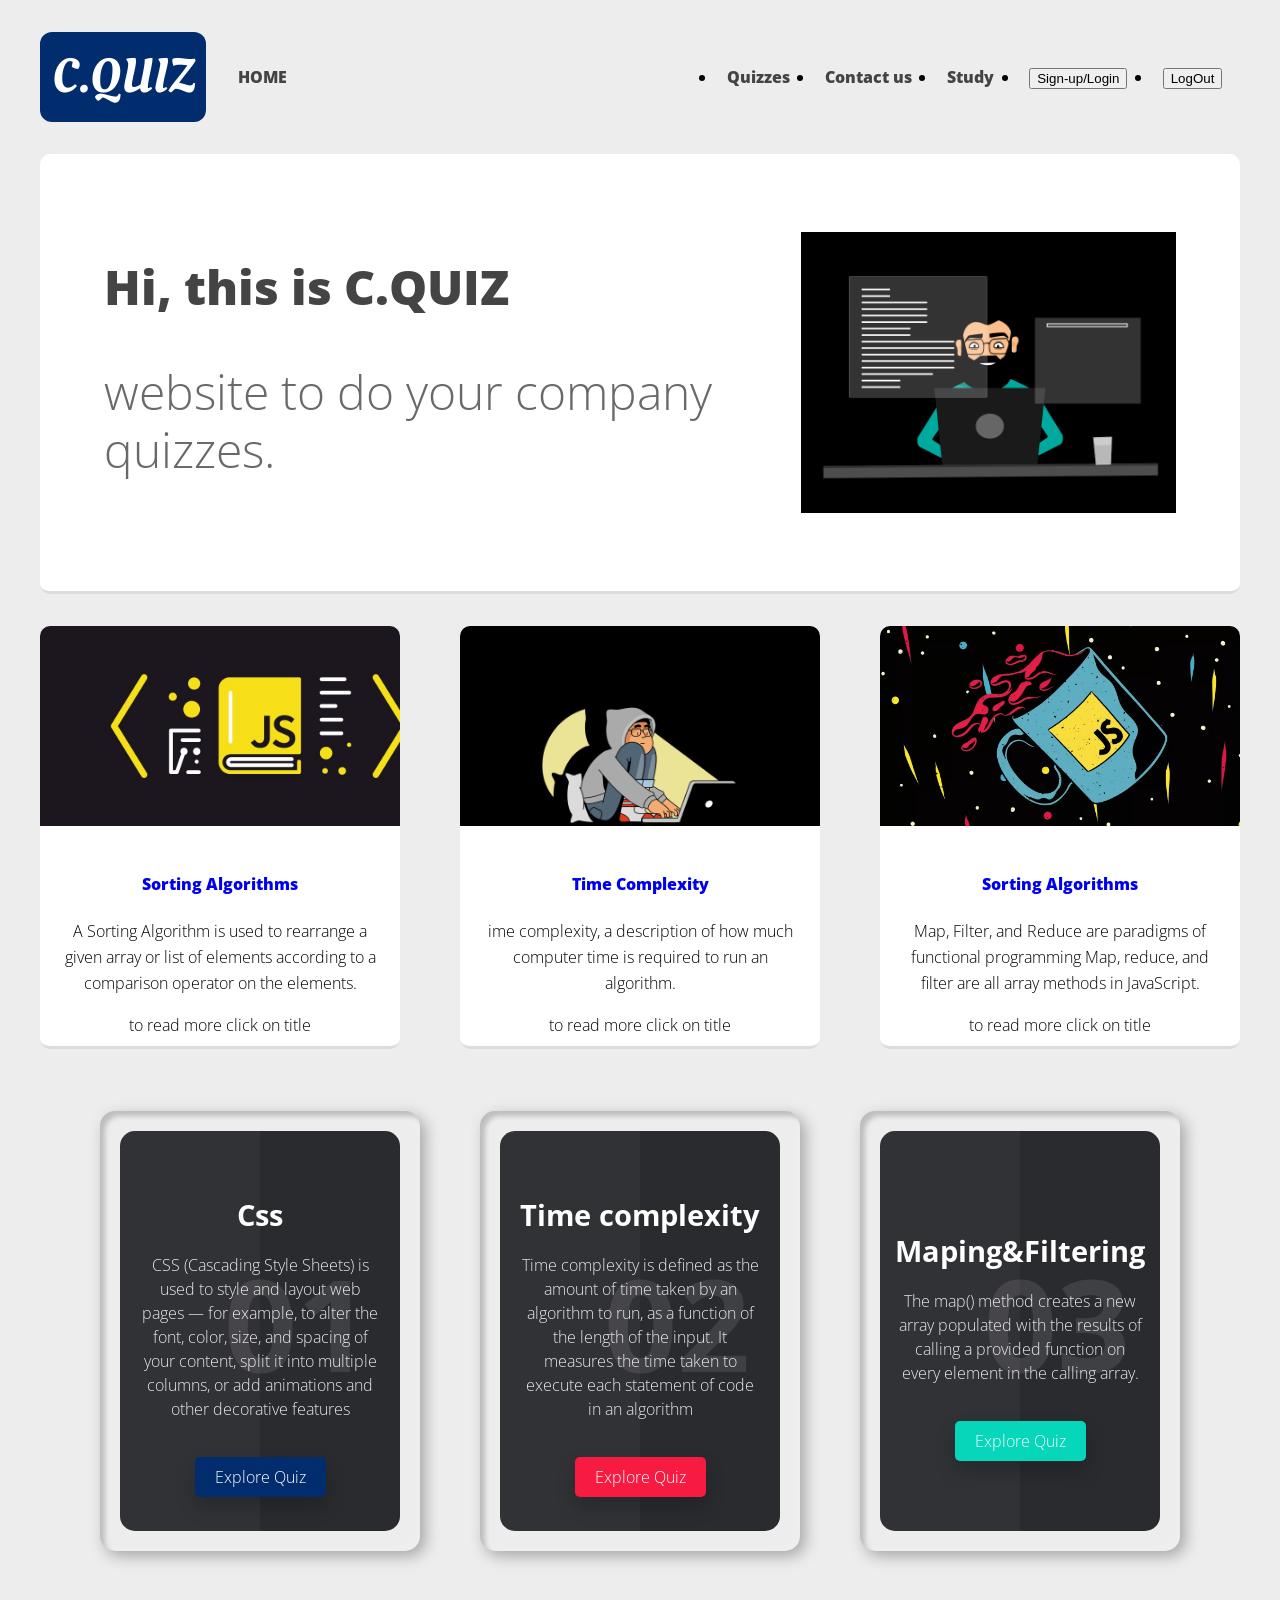
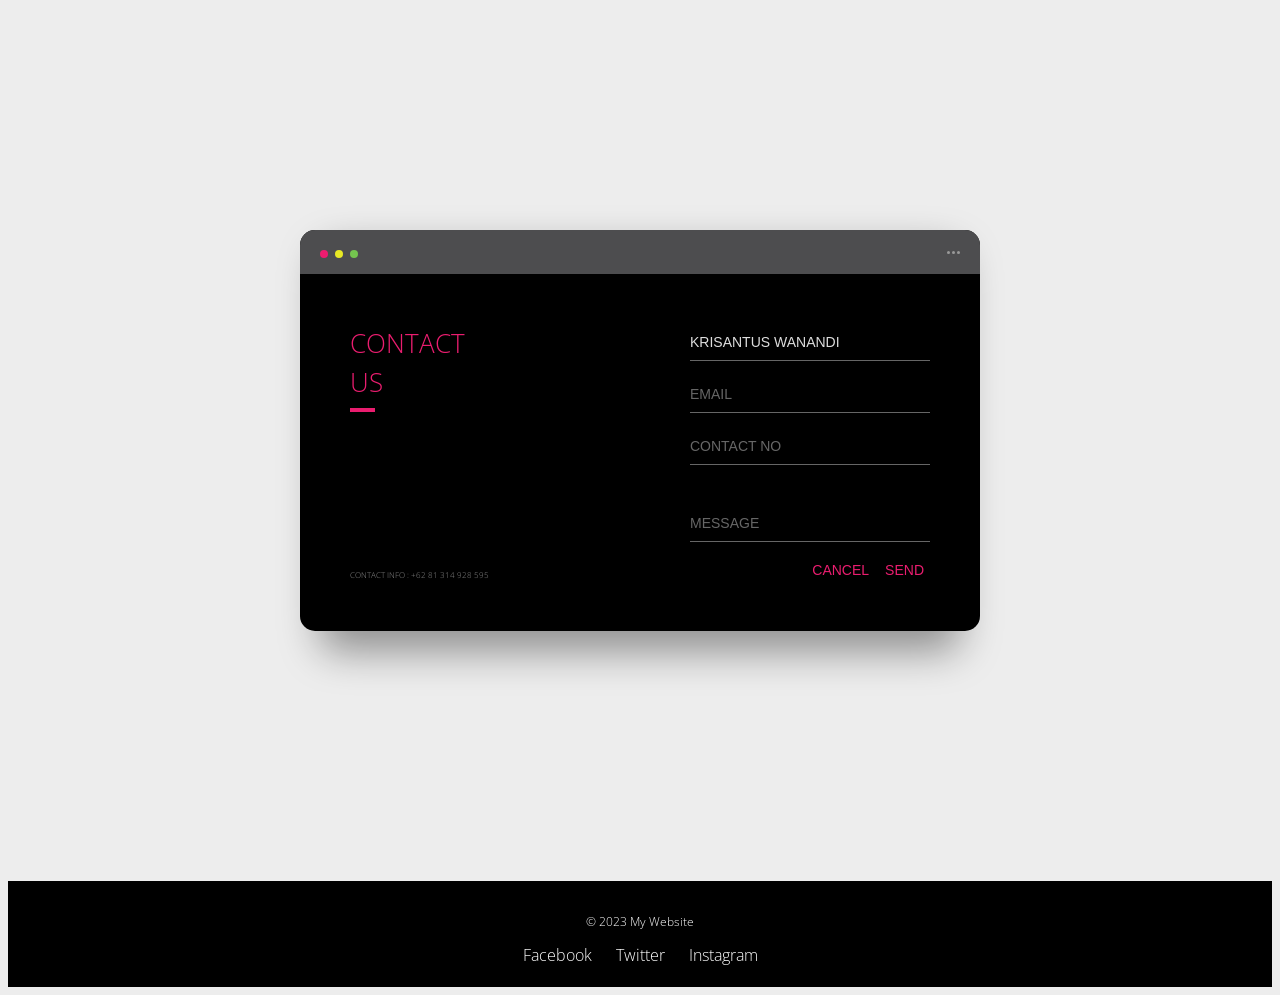
<file: Dalia Alkhatib-Brief3/index_ init.html>
<!DOCTYPE html>
<html lang="en">
  <head>
    <meta charset="UTF-8" />
    <meta http-equiv="X-UA-Compatible" content="IE=edge" />
    <meta name="viewport" content="width=device-width, initial-scale=1.0" />
    <link rel="stylesheet" href="index.css" />
    <title>Document</title>
  </head>
  <body>
    <!-- navbar -->
    <header id="header" class="ww">
      <div class="cc">
        <hgroup id="logo">
          <a class="logo-over" href="#">C.QUIZ</a>
          <span class="logo-under">HOME</span>
        </hgroup>
        <nav id="nav">
          <ul class="c">
            <li>
              <!-- <li class="active"> -->
              <a href="#">Quizzes</a>
            </li>
            <li>
              <a href="#">Contact us</a>
            </li>
            <li>
              <a href="#">Study</a>
            </li>
            <li>
              <a href="#">
                <button
                  type="button"
                  class="btn me-3"
                  onclick="functionlogin()"
                  id="sign-upbtn"
                >
                  Sign-up/Login
                </button>
              </a>
            </li>
            <li>
              <a href=""
                ><button
                  type="button"
                  class="btn btn-outline-light me-3"
                  onclick="functionlogin()"
                  id="loginbtn"
                >
                  LogOut
                </button>
              </a>
            </li>
          </ul>
        </nav>
      </div>
    </header>
    <!-- main section -->
    <main id="main">
      <header class="banner ww">
        <div class="cc">
          <hgroup class="call">
            <h2>Hi, this is C.QUIZ</h2>
            <h3>website to do your company quizzes.</h3>
          </hgroup>
          <div class="actions">
            <img src="images/UI Developer.gif" alt="" />
          </div>
        </div>
      </header>
      <!-- card section -->
      <section class="panels ww">
        <div class="cc">
          <section class="panel">
            <div class="panel-thumbnail"></div>
            <aside class="panel-content">
              <a
                href="https://www.geeksforgeeks.org/sorting-algorithms/"
                target="_blank"
              >
                <h4>Sorting Algorithms</h4>
              </a>
              <p>
                A Sorting Algorithm is used to rearrange a given array or list
                of elements according to a comparison operator on the elements.
              </p>
              <p>to read more click on title</p>
            </aside>
          </section>
          <section class="panel">
            <div class="panel-thumbnail"></div>
            <aside class="panel-content">
              <a
                href="https://www.youtube.com/watch?v=9TlHvipP5yA"
                target="_blank"
              >
                <h4>Time Complexity</h4>
              </a>
              <p>
                ime complexity, a description of how much computer time is
                required to run an algorithm.
              </p>
              <p>to read more click on title</p>
            </aside>
          </section>
          <section class="panel">
            <div class="panel-thumbnail"></div>
            <aside class="panel-content">
              <a
                href="https://www.geeksforgeeks.org/sorting-algorithms/"
                target="_blank"
              >
                <h4>Sorting Algorithms</h4>
              </a>
              <p>
                Map, Filter, and Reduce are paradigms of functional programming
                Map, reduce, and filter are all array methods in JavaScript.
              </p>

              <p>to read more click on title</p>
            </aside>
          </section>
        </div>
      </section>
      <!-- caption -->
      <!-- <div class="talk-bubble tri-right border btm-right-in">
            <div class="talktext">
              <p>Now flipped the other way and square. Uses .border and .btm-right-in</p>
            </div>
          </div> -->

      <!-- card quizzes section -->
      <div class="containerone11" id="quiz">
        <div class="card11">
          <div class="box11">
            <div class="content11">
              <h2>01</h2>
              <h3>Css</h3>
              <p>
                CSS (Cascading Style Sheets) is used to style and layout web
                pages — for example, to alter the font, color, size, and spacing
                of your content, split it into multiple columns, or add
                animations and other decorative features
              </p>
              <a href="../Rawan Alhaleeq/quez1.html" id="btn-quiz"
                >Explore Quiz</a
              >
            </div>
          </div>
        </div>

        <div class="card11">
          <div class="box11">
            <div class="content11">
              <h2>02</h2>
              <h3>Time complexity</h3>
              <p>
                Time complexity is defined as the amount of time taken by an
                algorithm to run, as a function of the length of the input. It
                measures the time taken to execute each statement of code in an
                algorithm
              </p>
              <a href="#">Explore Quiz</a>
            </div>
          </div>
        </div>

        <div class="card11">
          <div class="box11">
            <div class="content11">
              <h2>03</h2>
              <h3>Maping&Filtering</h3>
              <p>
                The map() method creates a new array populated with the results
                of calling a provided function on every element in the calling
                array.
              </p>
              <a href="#"> Explore Quiz</a>
            </div>
          </div>
        </div>
      </div>
      <!-- contact us -->
      <div class="background">
        <div class="container">
          <div class="screen">
            <div class="screen-header">
              <div class="screen-header-left">
                <div class="screen-header-button close"></div>
                <div class="screen-header-button maximize"></div>
                <div class="screen-header-button minimize"></div>
              </div>
              <div class="screen-header-right">
                <div class="screen-header-ellipsis"></div>
                <div class="screen-header-ellipsis"></div>
                <div class="screen-header-ellipsis"></div>
              </div>
            </div>
            <div class="screen-body">
              <div class="screen-body-item left">
                <div class="app-title">
                  <span>CONTACT</span>
                  <span>US</span>
                </div>
                <div class="app-contact">CONTACT INFO : +62 81 314 928 595</div>
              </div>
              <div class="screen-body-item">
                <div class="app-form">
                  <div class="app-form-group">
                    <input class="app-form-control" placeholder="NAME" value="Krisantus Wanandi">
                  </div>
                  <div class="app-form-group">
                    <input class="app-form-control" placeholder="EMAIL">
                  </div>
                  <div class="app-form-group">
                    <input class="app-form-control" placeholder="CONTACT NO">
                  </div>
                  <div class="app-form-group message">
                    <input class="app-form-control" placeholder="MESSAGE">
                  </div>
                  <div class="app-form-group buttons">
                    <button class="app-form-button">CANCEL</button>
                    <button class="app-form-button">SEND</button>
                  </div>
                </div>
              </div>
            </div>
          </div>
        
        </div>
      </div>
      <!-- footer -->
      <footer>
        <p>&copy; 2023 My Website</p>
        <ul>
          <li><a href="https://www.facebook.com">Facebook</a></li>
          <li><a href="https://www.twitter.com">Twitter</a></li>
          <li><a href="https://www.instagram.com">Instagram</a></li>
        </ul>
      </footer>
      
    </main>
    <script src="main_.js"></script>
  </body>
</html>
</file>
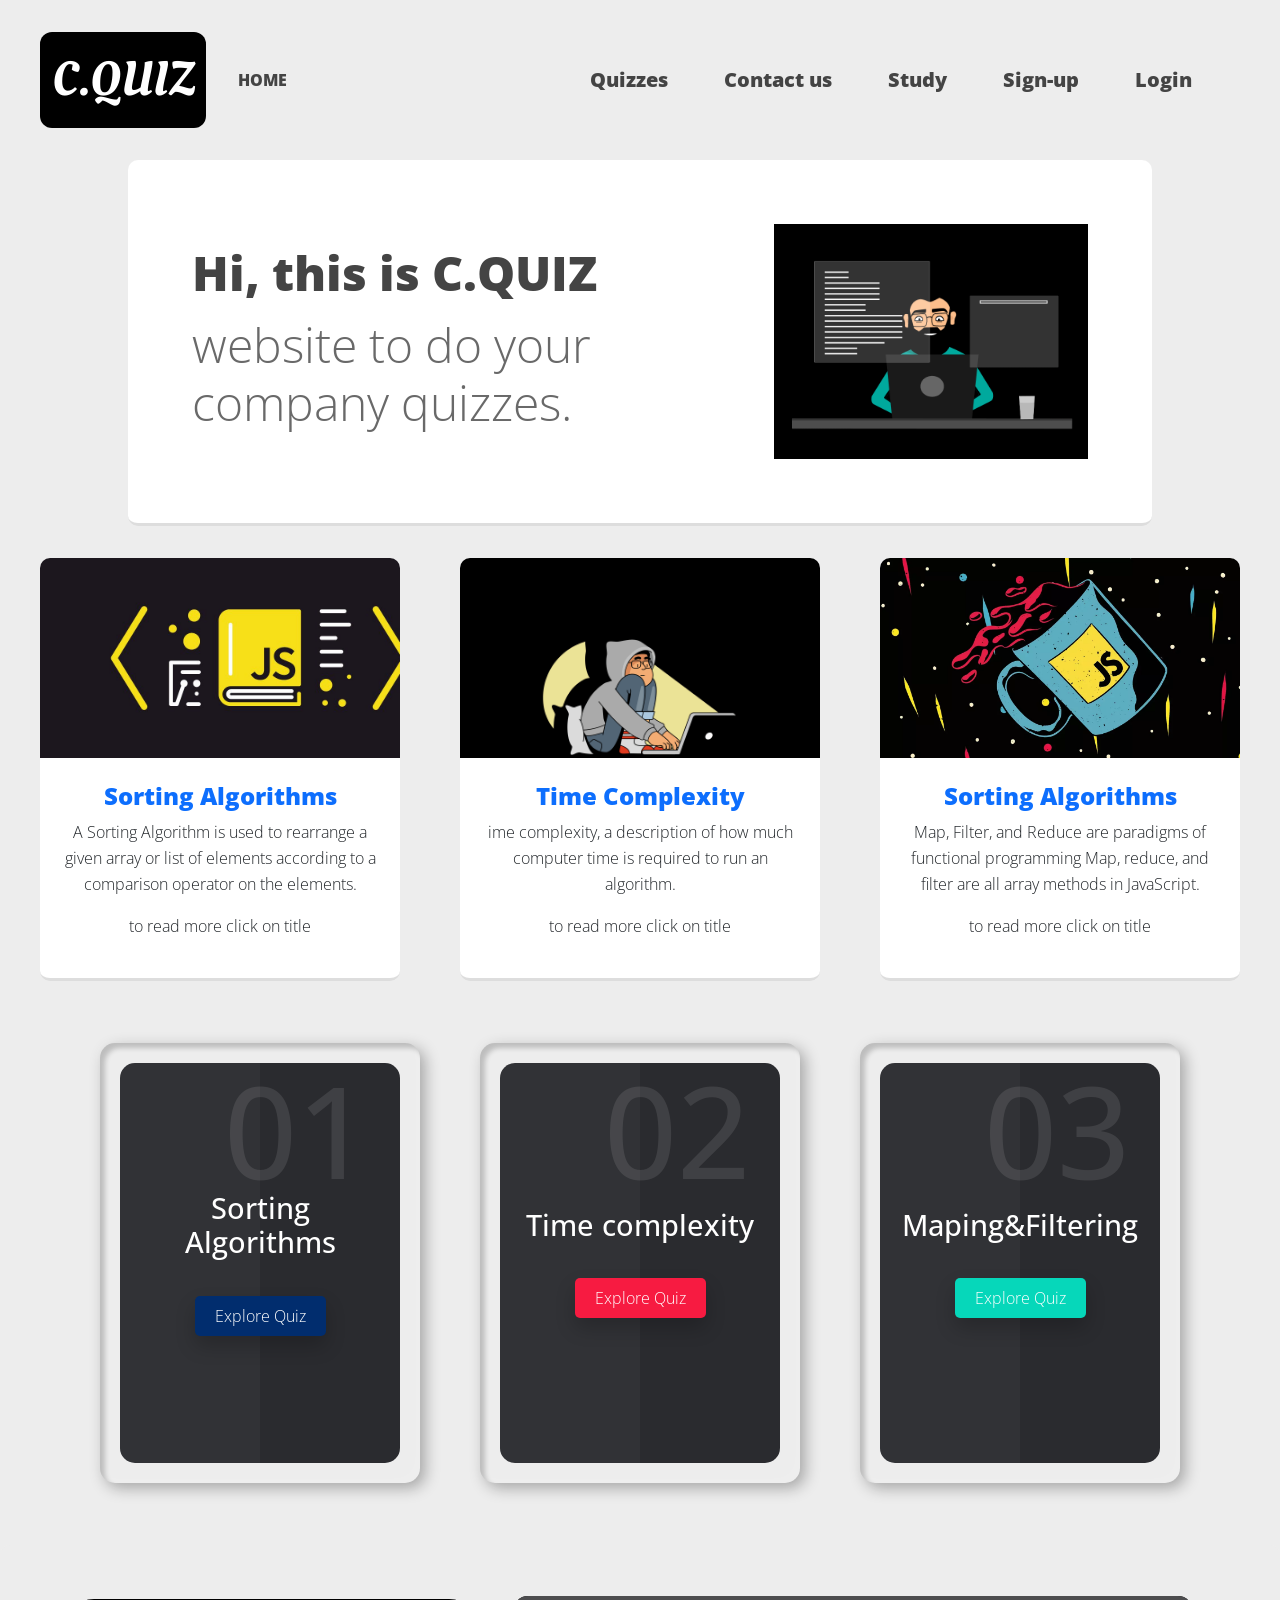
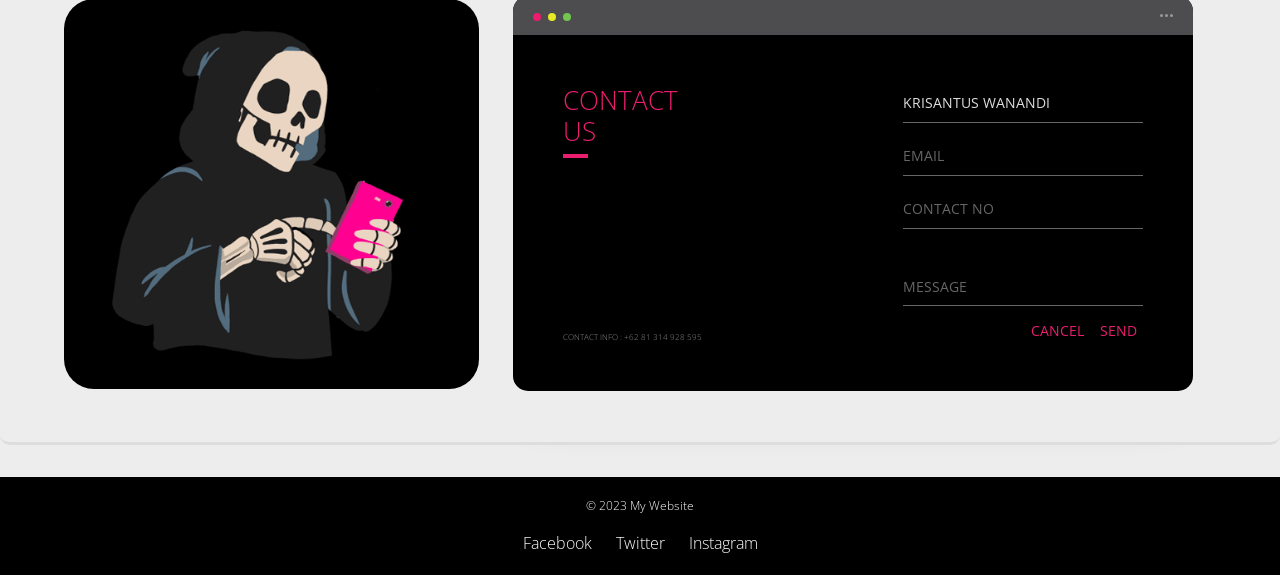
<file: Islam Atyat/index_ init.html>
<!DOCTYPE html>
<html lang="en">
  <head>
    <meta charset="UTF-8" />
    <meta http-equiv="X-UA-Compatible" content="IE=edge" />
    <meta name="viewport" content="width=device-width, initial-scale=1.0" />
    <link href="https://cdn.jsdelivr.net/npm/bootstrap@5.2.3/dist/css/bootstrap.min.css" rel="stylesheet">
  <script src="https://cdn.jsdelivr.net/npm/bootstrap@5.2.3/dist/js/bootstrap.bundle.min.js"></script>
    <link rel="stylesheet" href="index.css" />
    <title>Document</title>
  </head>
  <body>
  
    <!-- navbar -->
    <header id="header" class="ww">
      <div class="cc">
        <hgroup id="logo">
          <a class="logo-over" href="#">C.QUIZ</a>
          <span class="logo-under">HOME</span>
        </hgroup>
        <nav id="nav" class="navbar navbar-expand-sm navbar-dark ">
          <div class="container-fluid">
            <button class="navbar-toggler bg-dark" type="button" data-bs-toggle="collapse" data-bs-target="#mynavbar">
              <span class="navbar-toggler-icon "></span>
            </button>
            <div class="collapse navbar-collapse" id="mynavbar">
          <ul class="c navbar-nav me-auto">
            <li class="nav-item">
              <!-- <li class="active"> -->
              <a class="navbar-brand nav-link"href="#quiz">Quizzes</a>
            </li>
            <li class="nav-item">
              <a class="navbar-brand nav-link"href="#ContactUs">Contact us</a>
            </li>
            <li class="nav-item">
              <a class="navbar-brand nav-link"href="#Study">Study</a>
            </li>
            <li class="nav-item">
              <a class="navbar-brand nav-link"href="#">
                  Sign-up
                
              </a>
            </li>
            <li class="nav-item">
              <a class="navbar-brand" href="#">
                  Login
            
              </a>
            </li>
          </ul>
        </div>
        </nav>
      </div>
    </header>
    <!-- main section -->
    <main id="main">
      <header class="banner ww">
        <div class="callc">
          <hgroup class="call">
            <h2>Hi, this is C.QUIZ</h2>
            <h3>website to do your company quizzes.</h3>
          </hgroup>
          <div class="actions">
            <img src="images/UI Developer.gif" alt="" />
          </div>
        </div>
      </header>
      <!-- card study  section -->
      <section class="panels ww" id="Study">
        <div class="cc">
          <section class="panel">
            <div class="panel-thumbnail"></div>
            <aside class="panel-content">
              <a
                href="https://www.geeksforgeeks.org/sorting-algorithms/"
                target="_blank"
              >
                <h4>Sorting Algorithms</h4>
              </a>
              <p>
                A Sorting Algorithm is used to rearrange a given array or list
                of elements according to a comparison operator on the elements.
              </p>
              <p>to read more click on title</p>
            </aside>
          </section>
          <section class="panel">
            <div class="panel-thumbnail"></div>
            <aside class="panel-content">
              <a
                href="https://www.youtube.com/watch?v=9TlHvipP5yA"
                target="_blank"
              >
                <h4>Time Complexity</h4>
              </a>
              <p>
                ime complexity, a description of how much computer time is
                required to run an algorithm.
              </p>
              <p>to read more click on title</p>
            </aside>
          </section>
          <section class="panel">
            <div class="panel-thumbnail"></div>
            <aside class="panel-content">
              <a
                href="https://www.geeksforgeeks.org/sorting-algorithms/"
                target="_blank"
              >
                <h4>Sorting Algorithms</h4>
              </a>
              <p>
                Map, Filter, and Reduce are paradigms of functional programming
                Map, reduce, and filter are all array methods in JavaScript.
              </p>

              <p>to read more click on title</p>
            </aside>
          </section>
        </div>
      </section>


      <!-- card quizzes section -->
      <div class="containerone11" id="quiz">
        <div class="card11">
          <div class="box11">
            <div class="content11">
              <h2>01</h2>
              <h3>Sorting Algorithms</h3>
              <p>
                
              </p>
              <a href="../Rawan Alhaleeq/quez1.html" id="btn-quiz"
                >Explore Quiz</a
              >
            </div>
          </div>
        </div>

        <div class="card11">
          <div class="box11">
            <div class="content11">
              <h2>02</h2>
              <h3>Time complexity</h3>
             
              <a href="#">Explore Quiz</a>
            </div>
          </div>
        </div>

        <div class="card11">
          <div class="box11">
            <div class="content11">
              <h2>03</h2>
              <h3>Maping&Filtering</h3>
             
              <a href="#"> Explore Quiz</a>
            </div>
          </div>
        </div>
      </div>
      <!-- contact us -->
      <header class="banner1 ww" >
        <div class="callc">
          <hgroup class="call">
       <img src="images/Tumblr.gif" alt="">
<!--              
                  <div class="talk-bubble tri-right border btm-right-in">
                          <div class="talktext">
                            <p>. "There are two types of people who will tell you that you cannot make a difference in this world: those who are afraid to try and those who are afraid you will succeed."
              
              -- Ray Goforth</p>
                          </div>
                        </div> -->
          </hgroup>
          <div class="actions" id="ContactUs">
            <div class="background">
              <div class="container">
                <div class="screen">
                  <div class="screen-header">
                    <div class="screen-header-left">
                      <div class="screen-header-button close"></div>
                      <div class="screen-header-button maximize"></div>
                      <div class="screen-header-button minimize"></div>
                    </div>
                    <div class="screen-header-right">
                      <div class="screen-header-ellipsis"></div>
                      <div class="screen-header-ellipsis"></div>
                      <div class="screen-header-ellipsis"></div>
                    </div>
                  </div>
                  <div class="screen-body">
                    <div class="screen-body-item left">
                      <div class="app-title">
                        <span>CONTACT</span>
                        <span>US</span>
                      </div>
                      <div class="app-contact">CONTACT INFO : +62 81 314 928 595</div>
                    </div>
                    <div class="screen-body-item">
                      <div class="app-form">
                        <div class="app-form-group">
                          <input class="app-form-control" placeholder="NAME" value="Krisantus Wanandi">
                        </div>
                        <div class="app-form-group">
                          <input class="app-form-control" placeholder="EMAIL">
                        </div>
                        <div class="app-form-group">
                          <input class="app-form-control" placeholder="CONTACT NO">
                        </div>
                        <div class="app-form-group message">
                          <input class="app-form-control" placeholder="MESSAGE">
                        </div>
                        <div class="app-form-group buttons">
                          <button class="app-form-button">CANCEL</button>
                          <button class="app-form-button">SEND</button>
                        </div>
                      </div>
                    </div>
                  </div>
                </div>
              
              </div>
            </div>
          </div>
       
      </header>
      
        <!-- footer -->
      <footer>
        <p>&copy; 2023 My Website</p>
        <ul>
          <li><a href="https://www.facebook.com">Facebook</a></li>
          <li><a href="https://www.twitter.com">Twitter</a></li>
          <li><a href="https://www.instagram.com">Instagram</a></li>
        </ul>
      </footer>
      
    </main>
  </body>
</html>
</file>
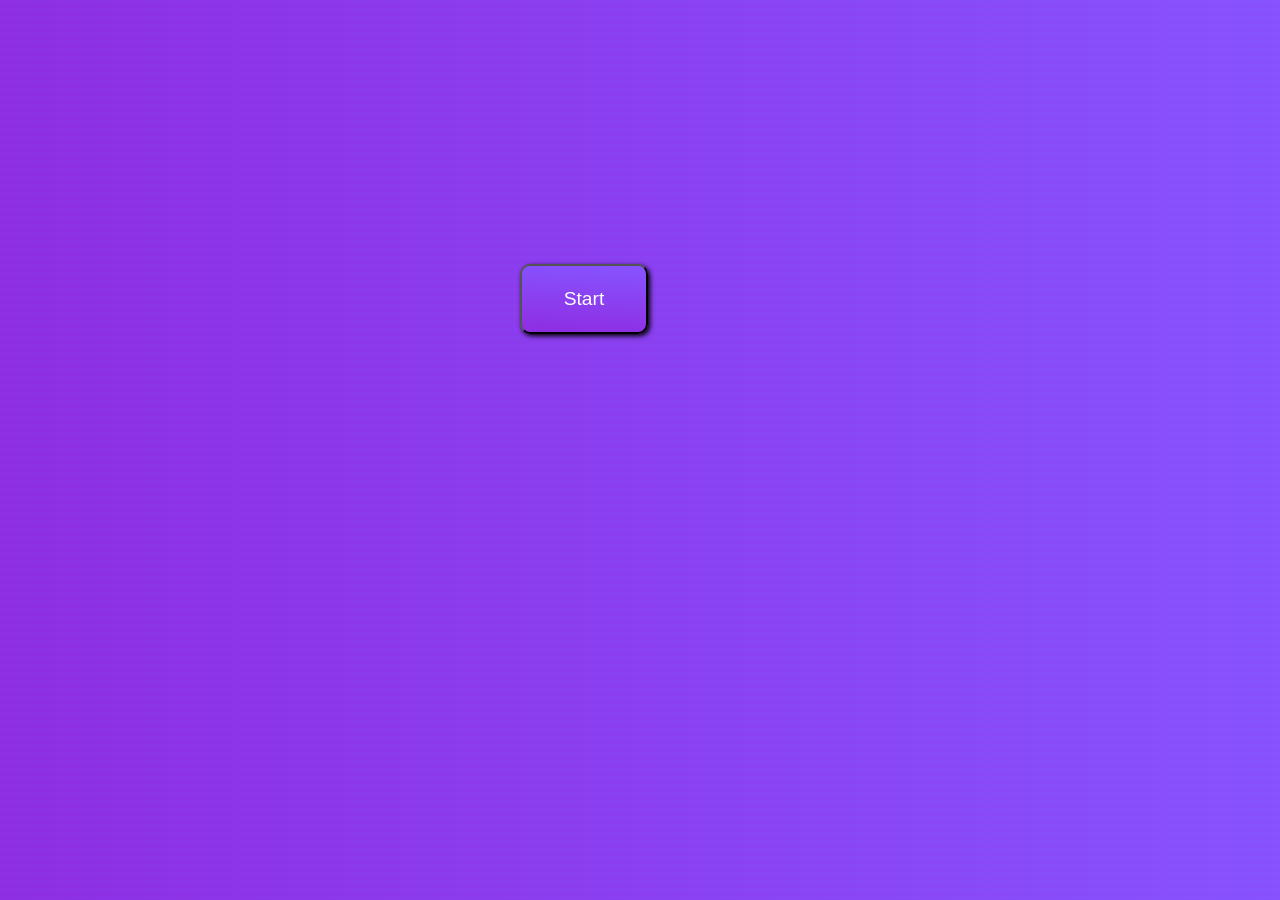
<file: ali-daraghmeh/alidaraghmeh/start-quiz3.html>
<!DOCTYPE html>
<html lang="en">
<head>
    <meta charset="UTF-8">
    <meta http-equiv="X-UA-Compatible" content="IE=edge">
    <meta name="viewport" content="width=device-width, initial-scale=1.0">
    <title>Document</title>
    <style>
   .start-quiz3{
    background: linear-gradient(184deg,#8754ff,#8E2DE2);
   }
   #start-button{
      box-shadow: 2px 2px 5px black;
      border-radius: 10px;
      color: white;
      font-size: larger;
     height: 70px;
     width: 10%;
     background: linear-gradient(184deg,#8754ff,#8E2DE2);
   margin-left: 40%;
   margin-top: 20%;
   position: absolute;
   }
    </style>
</head>
<body class="start-quiz3">
    <button id="start-button">
Start
    </button>
    <script >
        
        const startButton=document.getElementById("start-button");

//start button 
startButton.addEventListener('click',function(){
   window.location.href= "quiz3-q1.html";
})
    </script>
</body>
</html>
</file>
<file: Dalia Alkhatib-Brief3/index.css>
/* This template is not my creation. The awesome folks over at HTML5UP created this beauty; I'm using it for the purposes of teaching someone else. */

@charset "utf-8";

@import url(https://fonts.googleapis.com/css?family=Oleo+Script|Open+Sans:300,400italic,800italic,400,800);

/* BASE STYLES */
*,
*:before,
*:after
{
box-sizing: border-box;
}

body
{
font-family: 'Open Sans', sans-serif;
background: #ededed;
font-weight: 300;
}

a
{
text-decoration: none;
}

.cc /* container */
{
width: 95%;
max-width: 1200px;
margin: 0 auto;
}

/* HEADER */
#header
{
margin: 2rem 0;
}

#header > .cc
{
display: flex;
justify-content: space-between;
align-items: center;
}

/* LOGO */
#logo
{
display: flex;
align-items: center;
}

#logo .logo-over
{
display: inline-block;
padding: 0.25em;
font-family: 'Oleo Script';
font-size: 3em;
border-radius: 0.25em;
background-color:#012d6e ;
color: #fff;
}

#logo .logo-under
{
margin-left: 2em;
font-weight: 800;
color: #444;
}

/* NAV */
#nav > .c /* utility container class */
{
display: flex;
}

#nav li
{
margin: 0 0.5rem;
font-weight: 800;
}

#nav a
{
display: block;
padding: 0.6em;
border-radius: 10px;
color: #444;
transition: background 0.3s ease;
}

#nav a:hover
{
background: #fff;
}

#nav li.active a
{
background: #444;
color: #fff;
}

/* MAIN */
#main
{
line-height: 1.5;
}

/* BANNER */
.banner
{
line-height: 1.2;
margin: 2em 0;
}

.banner > .cc
{
display: flex;
justify-content: space-between;
align-items: center;
padding: 4em;
border-radius: 10px;
border-bottom: 3px solid #ddd;
background: #fff;
}

.banner .call
{
width: 60%;
}

.banner h2
{
margin-bottom: 0.3em;
font-size: 3rem;
font-weight: 800;
color: #444;
}

.banner h3
{
font-size: 3rem;
font-weight: 300;
color: #696969;
}

.banner .actions
{
display: flex;
flex-direction: column;
width: 35%;
}

.banner .actions a
{
display: block;
width: 100%;
margin: 0.2em 0;
padding: 0.5em;
font-weight: 800;
font-size: 2.25rem;
border-radius: 10px;
}

.banner .actions a:first-child
{
color: #fff;
background: #0090c5;
}

.banner .actions a:last-child
{
color: #696969;
background: #f1f1f1;
}

/* PANELS */
.panels
{
margin: 2rem 0;
}

.panels > .cc
{
display: flex;
justify-content: space-between;
}

.panel
{
width: 30%;
background: #fff;
border-bottom: 3px solid #ddd;
border-radius: 10px;
line-height: 1.625;
}

.panel-content
{
padding: 1.5em;
}
.panel-content h4,p{
  text-align: center;
}
.panel h4
{
font-weight: 800;
}

.panel .panel-thumbnail
{
min-height: 200px;
background-size: cover;
background-position: center middle;
border-top-left-radius: 10px;
border-top-right-radius: 10px;
}

.panel:first-child .panel-thumbnail
{
background-image: url(images/js1.jpg);
}

.panel:nth-child(2) .panel-thumbnail
{
background-image: url(images/js2.gif);
}

.panel:last-child .panel-thumbnail
{
background-image: url(images/js3.webp);
}
.panel-content{
   height: 220px; 
}

/* Next time, I'm using Sass. */

.talk-bubble {
	margin: 40px;
  display: inline-block;
  position: relative;
	width: 200px;
	height: auto;
	background-color: lightyellow;
}
/* caption */
.border{
    border: 4px solid #666;
  }
  .tri-right.border.btm-right-in:before {
	content: ' ';
	position: absolute;
	width: 0;
	height: 0;
  left: auto;
	right: 30px;
	bottom: -40px;
	border: 20px solid;
	border-color: #666 #666 transparent transparent;
}
.tri-right.btm-right-in:after{
	content: ' ';
	position: absolute;
	width: 0;
	height: 0;
  left: auto;
	right: 38px;
	bottom: -20px;
	border: 12px solid;
	border-color: lightyellow lightyellow transparent transparent;
}
/* card quizzes */
body .containerone11 {
    display: flex;
    justify-content: center;
    align-items: center;
    flex-wrap: wrap;
    max-width: 1200px;
    margin: auto;
  }
  
   body .containerone11 .card11 {
    position: relative;
    min-width: 320px;
    height: 440px;
    box-shadow: inset 5px 5px 5px rgba(0, 0, 0, 0.2),
      inset -5px -5px 15px rgba(255, 255, 255, 0.1),
      5px 5px 15px rgba(0, 0, 0, 0.3), -5px -5px 15px rgba(255, 255, 255, 0.1);
    border-radius: 15px;
    margin: 30px;
    transition: 0.5s;
  }
  
   .containerone11 .card11:nth-child(1) .box11 .content11 a {
    background:#012d6e ;
  }
  
     .containerone11 .card11:nth-child(2) .box11 .content11 a {
    background: #f71b41;
  }
  
   .containerone11 .card11:nth-child(3) .box11 .content11 a {
    background: #06d7ba;
  }
  
    body .containerone11 .card11 .box11 {
    position: absolute;
    top: 20px;
    left: 20px;
    right: 20px;
    bottom: 20px;
    background: #2a2b2f;
    border-radius: 15px;
    display: flex;
    justify-content: center;
    align-items: center;
    overflow: hidden;
    transition: 0.5s;
  }
  
   body .containerone11 .card11 .box11:hover {
    transform: translateY(-50px);
  }
  
   body .containerone11 .card11 .box11:before {
    content: "";
    position: absolute;
    top: 0;
    left: 0;
    width: 50%;
    height: 100%;
    background: rgba(255, 255, 255, 0.03);
  }
  
   body .containerone11 .card11 .box11 .content11 {
    padding: 20px;
    text-align: center;
  }
  
   body .containerone11 .card11 .box11 .content11 h2 {
    position: absolute;
    top: -10px;
    right: 30px;
    font-size: 8rem;
    color: rgba(255, 255, 255, 0.1);
  }
  
   body .containerone11 .card11 .box11 .content11 h3 {
    font-size: 1.8rem;
    color: #fff;
    z-index: 1;
    transition: 0.5s;
    margin-bottom: 15px;
  }
  
   body .containerone11 .card11 .box11 .content11 p {
    font-size: 1rem;
    font-weight: 300;
    color: rgba(255, 255, 255, 0.9);
    z-index: 1;
    transition: 0.5s;
  }
  
   body .containerone11 .card11 .box11 .content11 a {
    position: relative;
    display: inline-block;
    padding: 8px 20px;
    background: black;
    border-radius: 5px;
    text-decoration: none;
    color: white;
    margin-top: 20px;
    box-shadow: 0 10px 20px rgba(0, 0, 0, 0.2);
    transition: 0.5s;
  }
  body .containerone11 .card11 .box11 .content11 a:hover {
    box-shadow: 0 10px 20px rgba(0, 0, 0, 0.6);
    background: #fff;
    color: #000;
  }
  /* contact */
  .background {
    display: flex;
    min-height: 100vh;
  }
  
  .container {
    flex: 0 1 700px;
    margin: auto;
    padding: 10px;
  }
  
  .screen {
    position: relative;
    background: black;
    border-radius: 15px;
  }
  
  .screen:after {
    content: '';
    display: block;
    position: absolute;
    top: 0;
    left: 20px;
    right: 20px;
    bottom: 0;
    border-radius: 15px;
    box-shadow: 0 20px 40px rgba(0, 0, 0, .4);
    z-index: -1;
  }
  
  .screen-header {
    display: flex;
    align-items: center;
    padding: 10px 20px;
    background: #4d4d4f;
    border-top-left-radius: 15px;
    border-top-right-radius: 15px;
  }
  
  .screen-header-left {
    margin-right: auto;
  }
  
  .screen-header-button {
    display: inline-block;
    width: 8px;
    height: 8px;
    margin-right: 3px;
    border-radius: 8px;
    background: white;
  }
  
  .screen-header-button.close {
    background: #ed1c6f;
  }
  
  .screen-header-button.maximize {
    background: #e8e925;
  }
  
  .screen-header-button.minimize {
    background: #74c54f;
  }
  
  .screen-header-right {
    display: flex;
  }
  
  .screen-header-ellipsis {
    width: 3px;
    height: 3px;
    margin-left: 2px;
    border-radius: 8px;
    background: #999;
  }
  
  .screen-body {
    display: flex;
  }
  
  .screen-body-item {
    flex: 1;
    padding: 50px;
  }
  
  .screen-body-item.left {
    display: flex;
    flex-direction: column;
  }
  
  .app-title {
    display: flex;
    flex-direction: column;
    position: relative;
    color: #ea1d6f;
    font-size: 26px;
  }
  
  .app-title:after {
    content: '';
    display: block;
    position: absolute;
    left: 0;
    bottom: -10px;
    width: 25px;
    height: 4px;
    background: #ea1d6f;
  }
  
  .app-contact {
    margin-top: auto;
    font-size: 8px;
    color: #888;
  }
  
  .app-form-group {
    margin-bottom: 15px;
  }
  
  .app-form-group.message {
    margin-top: 40px;
  }
  
  .app-form-group.buttons {
    margin-bottom: 0;
    text-align: right;
  }
  
  .app-form-control {
    width: 100%;
    padding: 10px 0;
    background: none;
    border: none;
    border-bottom: 1px solid #666;
    color: #ddd;
    font-size: 14px;
    text-transform: uppercase;
    outline: none;
    transition: border-color .2s;
  }
  
  .app-form-control::placeholder {
    color: #666;
  }
  
  .app-form-control:focus {
    border-bottom-color: #ddd;
  }
  
  .app-form-button {
    background: none;
    border: none;
    color: #ea1d6f;
    font-size: 14px;
    cursor: pointer;
    outline: none;
  }
  
  .app-form-button:hover {
    color: #b9134f;
  }
  /* footer */
  footer {
    background-color: black;
    padding: 20px;
    text-align: center;
  }
  
  footer p {
    color: #fff;
    font-size: 12px;
  }
  
  footer ul {
    list-style-type: none;
    margin: 0;
    padding: 0;
  }
  
  footer li {
    display: inline-block;
    margin: 0 10px;
  }
  
  footer a {
    color:white;
    text-decoration: none;
  }
  @media screen and (max-width: 1200px) {
  .panels > .cc
{
display: flex;
justify-content: space-between;
}

.panel
{
width: 30%;
background: #fff;
border-bottom: 3px solid #ddd;
border-radius: 10px;
line-height: 1.625;
font-size: 12pt;
}}
  
  @media screen and (max-width: 520px) {
    .screen-body {
      flex-direction: column;
    }
  
    .screen-body-item.left {
      margin-bottom: 30px;
    }
  
    .app-title {
      flex-direction: row;
    }
  
    .app-title span {
      margin-right: 12px;
    }
  
    .app-title:after {
      display: none;
    }
  }
  
  @media screen and (max-width: 600px) {
    .screen-body {
      padding: 40px;
    }
  
    .screen-body-item {
      padding: 0;
    }
  }
</file>
<file: Islam Atyat/index.css>
/* This template is not my creation. The awesome folks over at HTML5UP created this beauty; I'm using it for the purposes of teaching someone else. */

@charset "utf-8";

@import url(https://fonts.googleapis.com/css?family=Oleo+Script|Open+Sans:300,400italic,800italic,400,800);

/* BASE STYLES */
*,
*:before,
*:after
{
box-sizing: border-box;
}

body
{
font-family: 'Open Sans', sans-serif;
background: #ededed;
font-weight: 300;
}

a
{
text-decoration: none;
}

.cc /* container */
{
width: 95%;
max-width: 1200px;
margin: 0 auto;
}

/* HEADER */
#header
{
margin: 2rem 0;
}

#header > .cc
{
display: flex;
justify-content: space-between;
align-items: center;
}

/* LOGO */
#logo
{
display: flex;
align-items: center;
}

#logo .logo-over
{
display: inline-block;
padding: 0.25em;
font-family: 'Oleo Script';
font-size: 3em;
border-radius: 0.25em;
background-color:#000000 ;
color: #fff;
}

#logo .logo-under
{
margin-left: 2em;
font-weight: 800;
color: #444;
}

/* NAV */
#nav > .c /* utility container class */
{
display: flex;
}

#nav li
{
margin: 0 0.5rem;
font-weight: 800;
}
#nav ul{
  list-style-type: none;
}
#nav a
{
display: block;
padding: 0.6em;
border-radius: 10px;
color: #444;
transition: background 0.3s ease;
}

#nav a:hover
{
background: #fff;
}

#nav li.active a
{
background: #444;
color: #fff;
}

/* MAIN */
#main
{
line-height: 1.5;
}

/* BANNER */
.banner
{
line-height: 1.2;
margin: 2em 0;
}

.banner > .callc
{
display: flex;
justify-content: space-between;
width: 80%;
margin: auto;
align-items: center;
padding: 4em;
border-radius: 10px;
border-bottom: 3px solid #ddd;
background: #fff;
}

.banner .call
{
width: 60%;
}

.banner h2
{
margin-bottom: 0.3em;
font-size: 3rem;
font-weight: 800;
color: #444;
}

.banner h3
{
font-size: 3rem;
font-weight: 300;
color: #696969;
}

.banner .actions
{
display: flex;
flex-direction: column;
width: 35%;
}

.banner .actions a
{
display: block;
width: 100%;
margin: 0.2em 0;
padding: 0.5em;
font-weight: 800;
font-size: 2.25rem;
border-radius: 10px;
}

.banner .actions a:first-child
{
color: #fff;
background: #0090c5;
}

.banner .actions a:last-child
{
color: #696969;
background: #f1f1f1;
}

/* PANELS */
.panels
{
margin: 2rem 0;
}

.panels > .cc
{
display: flex;
justify-content: space-between;
}

.panel
{
width: 30%;
background: #fff;
border-bottom: 3px solid #ddd;
border-radius: 10px;
line-height: 1.625;
}

.panel-content
{
padding: 1.5em;
}
.panel-content h4,p{
  text-align: center;
}
.panel h4
{
font-weight: 800;
}

.panel .panel-thumbnail
{
min-height: 200px;
background-size: cover;
background-position: center middle;
border-top-left-radius: 10px;
border-top-right-radius: 10px;
}

.panel:first-child .panel-thumbnail
{
background-image: url(images/js1.jpg);
}

.panel:nth-child(2) .panel-thumbnail
{
background-image: url(images/js2.gif);
}

.panel:last-child .panel-thumbnail
{
background-image: url(images/js3.webp);
}
.panel-content{
   height: 220px; 
}


.talk-bubble {
	margin: 40px;
  display: inline-block;
  position: relative;
	width: 90%;
	height: 150px;
	background-color: lightyellow;
  line-height: 20pt;

}
/* caption */
.border{
    border: 10px solid #000000;
  }
  .tri-right.border.btm-right-in:before {
	content: ' ';
	position: absolute;
	width: 0;
	height: 0;
  left: auto;
	right: 30px;
	bottom: -40px;
	border: 20px solid;
	border-color: #666 #666 transparent transparent;
}
.tri-right.btm-right-in:after{
	content: ' ';
	position: absolute;
	width: 0;
	height: 0;
  left: auto;
	right: 38px;
	bottom: -20px;
	border: 12px solid;
	border-color: lightyellow lightyellow transparent transparent;
}
/* image */
.part44{
  display: flex;
  flex-direction: column;
}
.image img{
width: 50%;
height: 200px;
}
/* card quizzes */
body .containerone11 {
    display: flex;
    justify-content: center;
    align-items: center;
    flex-wrap: wrap;
    max-width: 1200px;
    margin: auto;
  }
  
   body .containerone11 .card11 {
    position: relative;
    min-width: 320px;
    height: 440px;
    box-shadow: inset 5px 5px 5px rgba(0, 0, 0, 0.2),
      inset -5px -5px 15px rgba(255, 255, 255, 0.1),
      5px 5px 15px rgba(0, 0, 0, 0.3), -5px -5px 15px rgba(255, 255, 255, 0.1);
    border-radius: 15px;
    margin: 30px;
    transition: 0.5s;
  }
  
   .containerone11 .card11:nth-child(1) .box11 .content11 a {
    background:#012d6e ;
  }
  
     .containerone11 .card11:nth-child(2) .box11 .content11 a {
    background: #f71b41;
  }
  
   .containerone11 .card11:nth-child(3) .box11 .content11 a {
    background: #06d7ba;
  }
  
    body .containerone11 .card11 .box11 {
    position: absolute;
    top: 20px;
    left: 20px;
    right: 20px;
    bottom: 20px;
    background: #2a2b2f;
    border-radius: 15px;
    display: flex;
    justify-content: center;
    align-items: center;
    overflow: hidden;
    transition: 0.5s;
  }
  
   body .containerone11 .card11 .box11:hover {
    transform: translateY(-50px);
  }
  
   body .containerone11 .card11 .box11:before {
    content: "";
    position: absolute;
    top: 0;
    left: 0;
    width: 50%;
    height: 100%;
    background: rgba(255, 255, 255, 0.03);
  }
  
   body .containerone11 .card11 .box11 .content11 {
    padding: 20px;
    text-align: center;
  }
  
   body .containerone11 .card11 .box11 .content11 h2 {
    position: absolute;
    top: -10px;
    right: 30px;
    font-size: 8rem;
    color: rgba(255, 255, 255, 0.1);
  }
  
   body .containerone11 .card11 .box11 .content11 h3 {
    font-size: 1.8rem;
    color: #fff;
    z-index: 1;
    transition: 0.5s;
    margin-bottom: 15px;
  }
  
   body .containerone11 .card11 .box11 .content11 p {
    font-size: 1rem;
    font-weight: 300;
    color: rgba(255, 255, 255, 0.9);
    z-index: 1;
    transition: 0.5s;
  }
  
   body .containerone11 .card11 .box11 .content11 a {
    position: relative;
    display: inline-block;
    padding: 8px 20px;
    background: black;
    border-radius: 5px;
    text-decoration: none;
    color: white;
    margin-top: 20px;
    box-shadow: 0 10px 20px rgba(0, 0, 0, 0.2);
    transition: 0.5s;
  }
  body .containerone11 .card11 .box11 .content11 a:hover {
    box-shadow: 0 10px 20px rgba(0, 0, 0, 0.6);
    background: #fff;
    color: #000;
  }
  /* contact */
  .background {
    display: flex;
    min-height: 100px;
    width: 100%;
  }
  
  .container {
    flex: 0 1 700px;
    margin: auto;
    padding: 10px;
  }
  
  .screen {
    position: relative;
    background: black;
    border-radius: 15px;
  }
  
  .screen:after {
    content: '';
    display: block;
    position: absolute;
    top: 0;
    left: 20px;
    right: 20px;
    bottom: 0;
    border-radius: 15px;
    box-shadow: 0 20px 40px rgba(0, 0, 0, .4);
    z-index: -1;
  }
  
  .screen-header {
    display: flex;
    align-items: center;
    padding: 10px 20px;
    background: #4d4d4f;
    border-top-left-radius: 15px;
    border-top-right-radius: 15px;
  }
  
  .screen-header-left {
    margin-right: auto;
  }
  
  .screen-header-button {
    display: inline-block;
    width: 8px;
    height: 8px;
    margin-right: 3px;
    border-radius: 8px;
    background: white;
  }
  
  .screen-header-button.close {
    background: #ed1c6f;
  }
  
  .screen-header-button.maximize {
    background: #e8e925;
  }
  
  .screen-header-button.minimize {
    background: #74c54f;
  }
  
  .screen-header-right {
    display: flex;
  }
  
  .screen-header-ellipsis {
    width: 3px;
    height: 3px;
    margin-left: 2px;
    border-radius: 8px;
    background: #999;
  }
  
  .screen-body {
    display: flex;
  }
  
  .screen-body-item {
    flex: 1;
    padding: 50px;
  }
  
  .screen-body-item.left {
    display: flex;
    flex-direction: column;
  }
  
  .app-title {
    display: flex;
    flex-direction: column;
    position: relative;
    color: #ea1d6f;
    font-size: 26px;
  }
  
  .app-title:after {
    content: '';
    display: block;
    position: absolute;
    left: 0;
    bottom: -10px;
    width: 25px;
    height: 4px;
    background: #ea1d6f;
  }
  
  .app-contact {
    margin-top: auto;
    font-size: 8px;
    color: #888;
  }
  
  .app-form-group {
    margin-bottom: 15px;
  }
  
  .app-form-group.message {
    margin-top: 40px;
  }
  
  .app-form-group.buttons {
    margin-bottom: 0;
    text-align: right;
  }
  
  .app-form-control {
    width: 100%;
    padding: 10px 0;
    background: none;
    border: none;
    border-bottom: 1px solid #666;
    color: #ddd;
    font-size: 14px;
    text-transform: uppercase;
    outline: none;
    transition: border-color .2s;
  }
  
  .app-form-control::placeholder {
    color: #666;
  }
  
  .app-form-control:focus {
    border-bottom-color: #ddd;
  }
  
  .app-form-button {
    background: none;
    border: none;
    color: #ea1d6f;
    font-size: 14px;
    cursor: pointer;
    outline: none;
  }
  
  .app-form-button:hover {
    color: #b9134f;
  }

  /* footer */
  footer {
    background-color: black;
    padding: 20px;
    text-align: center;
  }
  
  footer p {
    color: #fff;
    font-size: 12px;
  }
  
  footer ul {
    list-style-type: none;
    margin: 0;
    padding: 0;
  }
  
  footer li {
    display: inline-block;
    margin: 0 10px;
  }
  
  footer a {
    color:white;
    text-decoration: none;
  }
/* section */
/* BANNER */
.banner1
{
line-height: 1.2;
margin: 2em 0;

}

.banner1 > .callc
{
display: flex;
 justify-content: space-between;
 gap: 10px;
height: 500px;
align-items: center;
padding: 4em;
border-radius: 10px;
border-bottom: 3px solid #ddd;
background: #ededed;
}

.banner1 .call
{
width: 40%;
}
.banner1 img{
  width: 100%;
  height: 390px;
  border-radius: 30px;
}

.banner1 .actions
{
display: flex;
width: 70%;
}


  @media screen and (max-width: 1250px) {
 

.panel-content{
  height: 300px; 
}
.banner1
{
line-height: 1.2;
margin: 2em 0;

}

.banner1 > .callc
{
display: flex;
flex-direction: column;
height: 1000px;
align-items: center;
padding: 4em;
border-radius: 10px;
border-bottom: 3px solid #ddd;
background: #ededed;
}

.banner1 .call
{
width: 80%;
height: 450px;
}
.banner1 img{
  width: 100%;
  height:450px;
  border-radius: 30px;
}

.banner1 .actions
{
display: flex;
width: 70%;
top: -100px;
height: 550px;
}
footer {
  background-color: black;
  position: relative;
  /* top:800px; */
  padding: 20px;
  text-align: center;
}





}
   @media screen and (max-width: 900px) {
    #logo
{
display: flex;
align-items: center;
}

#logo .logo-over
{
display: inline-block;
padding: 0.25em;
font-family: 'Oleo Script';
font-size: 2em;
border-radius: 0.25em;
background-color:#000000 ;
color: #fff;
}

    #header a{
      font-size: 10pt;
    }
    .banner > .callc
{
display: flex;
justify-content: space-between;
width: 90%;
margin: auto;
align-items: center;
padding: 4em;
border-radius: 10px;
border-bottom: 3px solid #ddd;
background: #fff;
}
.banner .actions
{
display: flex;
flex-direction: column;
width: 40%;
}
.banner .actions img{
  width: 100%;
  
}

   }
   @media screen and (max-width: 760px) {
    .panels
    {
    margin: 2rem 0;
    }
    
    .panels > .cc
    {
    display: flex;
    flex-direction:column ;
    justify-content: space-between;
    }
    
    .panel
    {
    width: 90%;
  margin: auto;
    background: #fff;
    border-bottom: 3px solid #ddd;
    border-radius: 10px;
    line-height: 1.625;
    }
    .panel p{
      font-size: 15pt;
    }
    .panel-content
    {
    padding: 1.5em;
    }
    .panel-content h4,p{
      text-align: center;
    }
    .panel h4
    {
    font-weight: 800;
    }
    
    .panel .panel-thumbnail
    {
    min-height: 200px;
    background-size: cover;
    background-position: center middle;
    border-top-left-radius: 10px;
    border-top-right-radius: 10px;
    }
    
    .panel:first-child .panel-thumbnail
    {
    background-image: url(images/js1.jpg);
    }
    
    .panel:nth-child(2) .panel-thumbnail
    {
    background-image: url(images/js2.gif);
    }
    
    .panel:last-child .panel-thumbnail
    {
    background-image: url(images/js3.webp);
    }
    .panel-content{
       height: 220px; 
    }
    .banner > .callc
    {
    display: flex;
    justify-content: space-between;
    flex-direction: column;
    width: 90%;
    margin: auto;
    align-items: center;
    padding: 4em;
    border-radius: 10px;
    border-bottom: 3px solid #ddd;
    background: #fff;
    }
    .banner .actions
    {
    display: flex;
    flex-direction: column;
    width: 80%;
    height: 200px;
    }
    .banner .actions img{
      width: 100%;
      height: 200px;
      
    }
   }
   @media screen and (max-width: 700px) {
    #logo
    {
    display: flex;
    align-items: center;
    }
    
    #logo .logo-over
    {
    display: inline-block;
    padding: 0.25em;
    font-family: 'Oleo Script';
    font-size: 1em;
    border-radius: 0.25em;
    background-color:#000000 ;
    color: #fff;}
    #nav a
{
  font-size: 10pt;
display: block;
padding: 0.6em;
border-radius: 10px;
color: #444;
transition: background 0.3s ease;
}
    }
  @media screen and (max-width: 520px) {
    .screen-body {
      flex-direction: column;
    }
  
    .screen-body-item.left {
      margin-bottom: 30px;
    }
  
    .app-title {
      flex-direction: row;
    }
  
    .app-title span {
      margin-right: 12px;
    }
  
    .app-title:after {
      display: none;
    }
  }
  
  @media screen and (max-width: 600px) {
    #logo
    {
    display: flex;
    align-items: center;
    }
    
    #logo .logo-over
    {
    display: inline-block;
    padding: 0.25em;
    font-family: 'Oleo Script';
    font-size: 2em;
    border-radius: 0.25em;
    background-color:#000000 ;
    color: #fff;
    }
    .screen-body {
      padding: 40px;
    }
  
    .screen-body-item {
      padding: 0;
    }
  }
</file>
